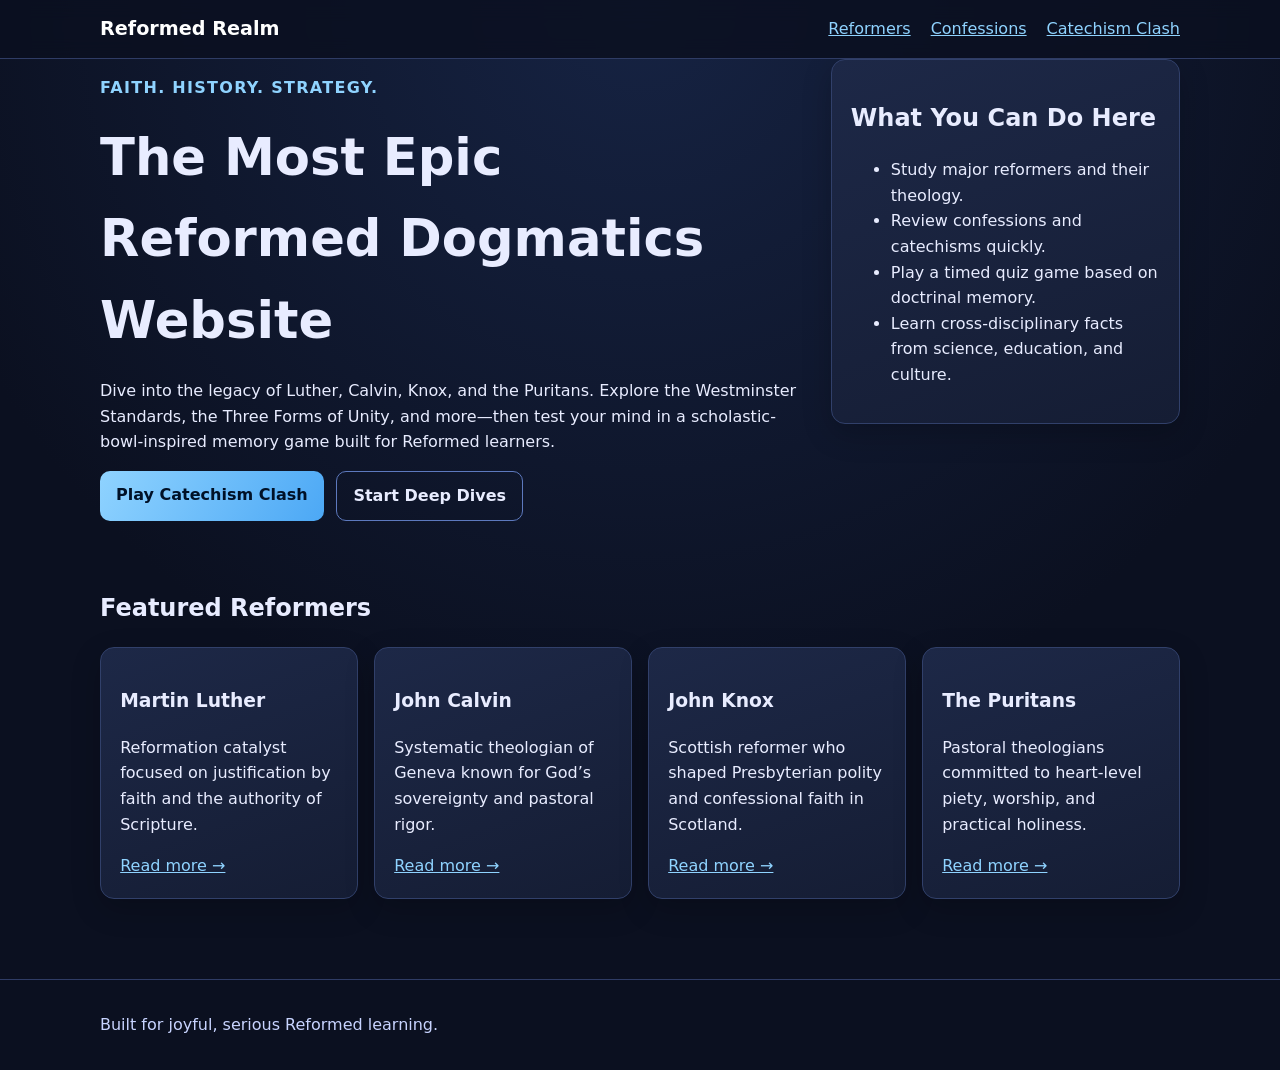
<file: index.html>
<!DOCTYPE html>
<html lang="en">
<head>
  <meta charset="UTF-8" />
  <meta name="viewport" content="width=device-width, initial-scale=1.0" />
  <title>Reformed Realm | Epic Theology + Memory Game</title>
  <link rel="stylesheet" href="styles.css" />
</head>
<body>
  <header class="site-header">
    <div class="container nav-wrap">
      <a class="brand" href="index.html">Reformed Realm</a>
      <nav>
        <ul class="nav-links">
          <li><a href="reformers.html">Reformers</a></li>
          <li><a href="confessions.html">Confessions</a></li>
          <li><a href="game.html">Catechism Clash</a></li>
        </ul>
      </nav>
    </div>
  </header>

  <main>
    <section class="hero">
      <div class="container hero-grid">
        <div>
          <p class="eyebrow">Faith. History. Strategy.</p>
          <h1>The Most Epic Reformed Dogmatics Website</h1>
          <p>
            Dive into the legacy of Luther, Calvin, Knox, and the Puritans. Explore the
            Westminster Standards, the Three Forms of Unity, and more—then test your mind
            in a scholastic-bowl-inspired memory game built for Reformed learners.
          </p>
          <div class="hero-actions">
            <a class="btn btn-primary" href="game.html">Play Catechism Clash</a>
            <a class="btn btn-secondary" href="reformers.html">Start Deep Dives</a>
          </div>
        </div>
        <aside class="hero-card">
          <h2>What You Can Do Here</h2>
          <ul>
            <li>Study major reformers and their theology.</li>
            <li>Review confessions and catechisms quickly.</li>
            <li>Play a timed quiz game based on doctrinal memory.</li>
            <li>Learn cross-disciplinary facts from science, education, and culture.</li>
          </ul>
        </aside>
      </div>
    </section>

    <section class="section container">
      <h2>Featured Reformers</h2>
      <div class="card-grid">
        <article class="card">
          <h3>Martin Luther</h3>
          <p>Reformation catalyst focused on justification by faith and the authority of Scripture.</p>
          <a href="reformers.html#luther">Read more →</a>
        </article>
        <article class="card">
          <h3>John Calvin</h3>
          <p>Systematic theologian of Geneva known for God’s sovereignty and pastoral rigor.</p>
          <a href="reformers.html#calvin">Read more →</a>
        </article>
        <article class="card">
          <h3>John Knox</h3>
          <p>Scottish reformer who shaped Presbyterian polity and confessional faith in Scotland.</p>
          <a href="reformers.html#knox">Read more →</a>
        </article>
        <article class="card">
          <h3>The Puritans</h3>
          <p>Pastoral theologians committed to heart-level piety, worship, and practical holiness.</p>
          <a href="reformers.html#puritans">Read more →</a>
        </article>
      </div>
    </section>
  </main>

  <footer class="site-footer">
    <div class="container">
      <p>Built for joyful, serious Reformed learning.</p>
    </div>
  </footer>
</body>
</html>
</file>
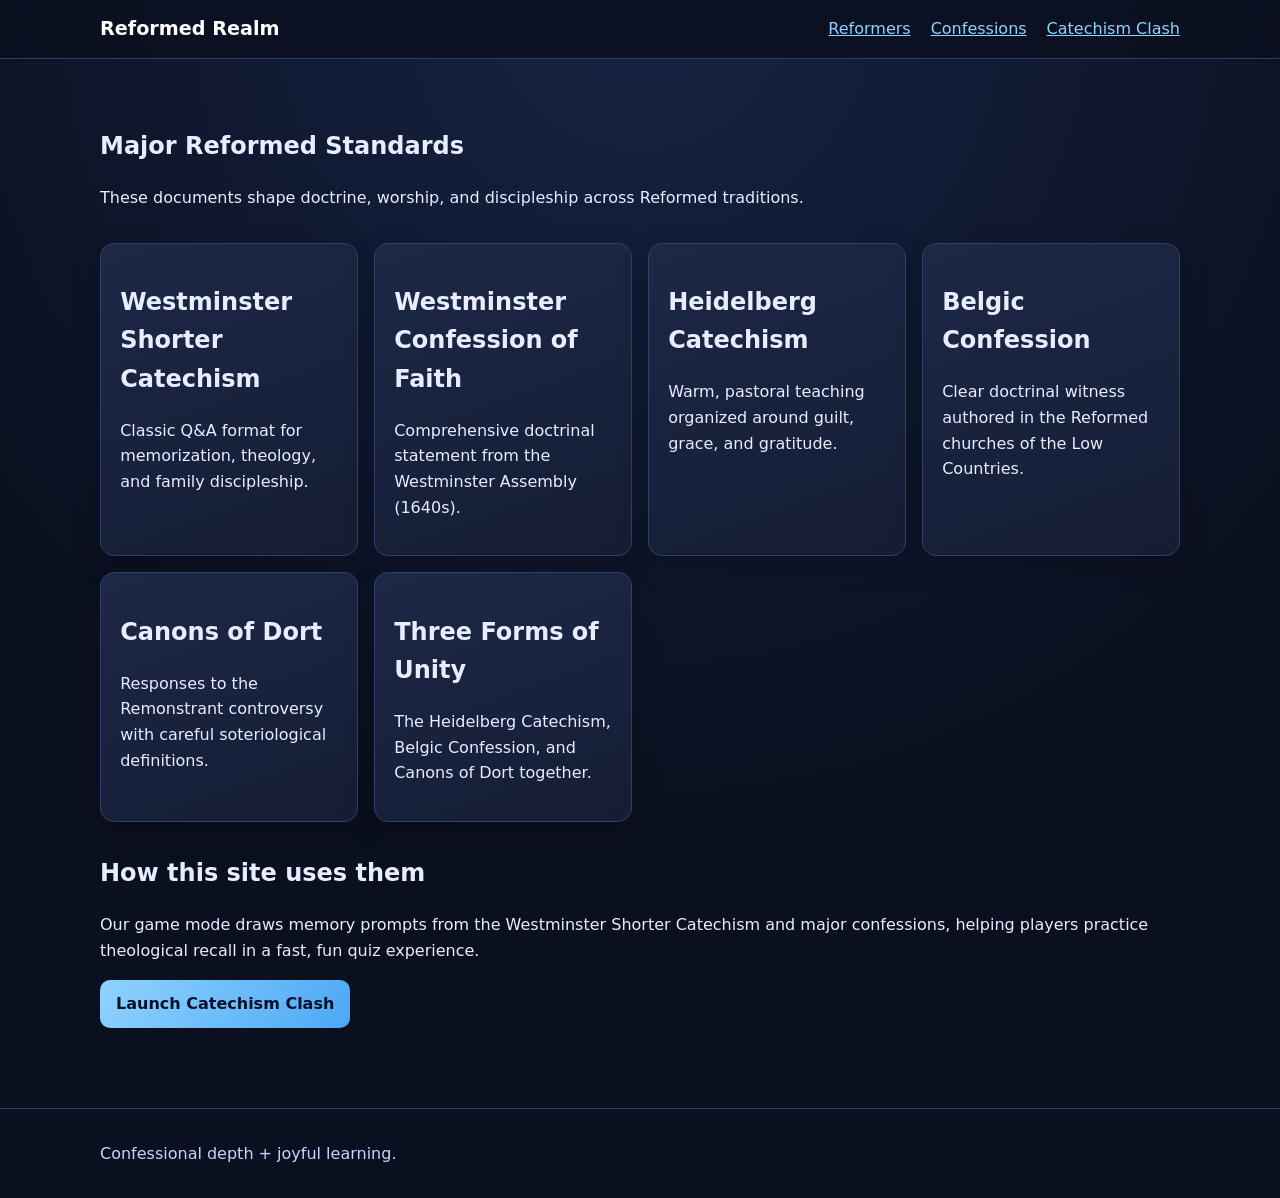
<file: confessions.html>
<!DOCTYPE html>
<html lang="en">
<head>
  <meta charset="UTF-8" />
  <meta name="viewport" content="width=device-width, initial-scale=1.0" />
  <title>Confessions & Catechisms | Reformed Realm</title>
  <link rel="stylesheet" href="styles.css" />
</head>
<body>
  <header class="site-header">
    <div class="container nav-wrap">
      <a class="brand" href="index.html">Reformed Realm</a>
      <nav>
        <ul class="nav-links">
          <li><a href="reformers.html">Reformers</a></li>
          <li><a href="confessions.html" aria-current="page">Confessions</a></li>
          <li><a href="game.html">Catechism Clash</a></li>
        </ul>
      </nav>
    </div>
  </header>

  <main class="container section stack-xl">
    <section>
      <h1>Major Reformed Standards</h1>
      <p>These documents shape doctrine, worship, and discipleship across Reformed traditions.</p>
    </section>

    <section class="card-grid">
      <article class="card">
        <h2>Westminster Shorter Catechism</h2>
        <p>Classic Q&A format for memorization, theology, and family discipleship.</p>
      </article>
      <article class="card">
        <h2>Westminster Confession of Faith</h2>
        <p>Comprehensive doctrinal statement from the Westminster Assembly (1640s).</p>
      </article>
      <article class="card">
        <h2>Heidelberg Catechism</h2>
        <p>Warm, pastoral teaching organized around guilt, grace, and gratitude.</p>
      </article>
      <article class="card">
        <h2>Belgic Confession</h2>
        <p>Clear doctrinal witness authored in the Reformed churches of the Low Countries.</p>
      </article>
      <article class="card">
        <h2>Canons of Dort</h2>
        <p>Responses to the Remonstrant controversy with careful soteriological definitions.</p>
      </article>
      <article class="card">
        <h2>Three Forms of Unity</h2>
        <p>The Heidelberg Catechism, Belgic Confession, and Canons of Dort together.</p>
      </article>
    </section>

    <section>
      <h2>How this site uses them</h2>
      <p>
        Our game mode draws memory prompts from the Westminster Shorter Catechism and major confessions,
        helping players practice theological recall in a fast, fun quiz experience.
      </p>
      <a class="btn btn-primary" href="game.html">Launch Catechism Clash</a>
    </section>
  </main>

  <footer class="site-footer">
    <div class="container">
      <p>Confessional depth + joyful learning.</p>
    </div>
  </footer>
</body>
</html>
</file>
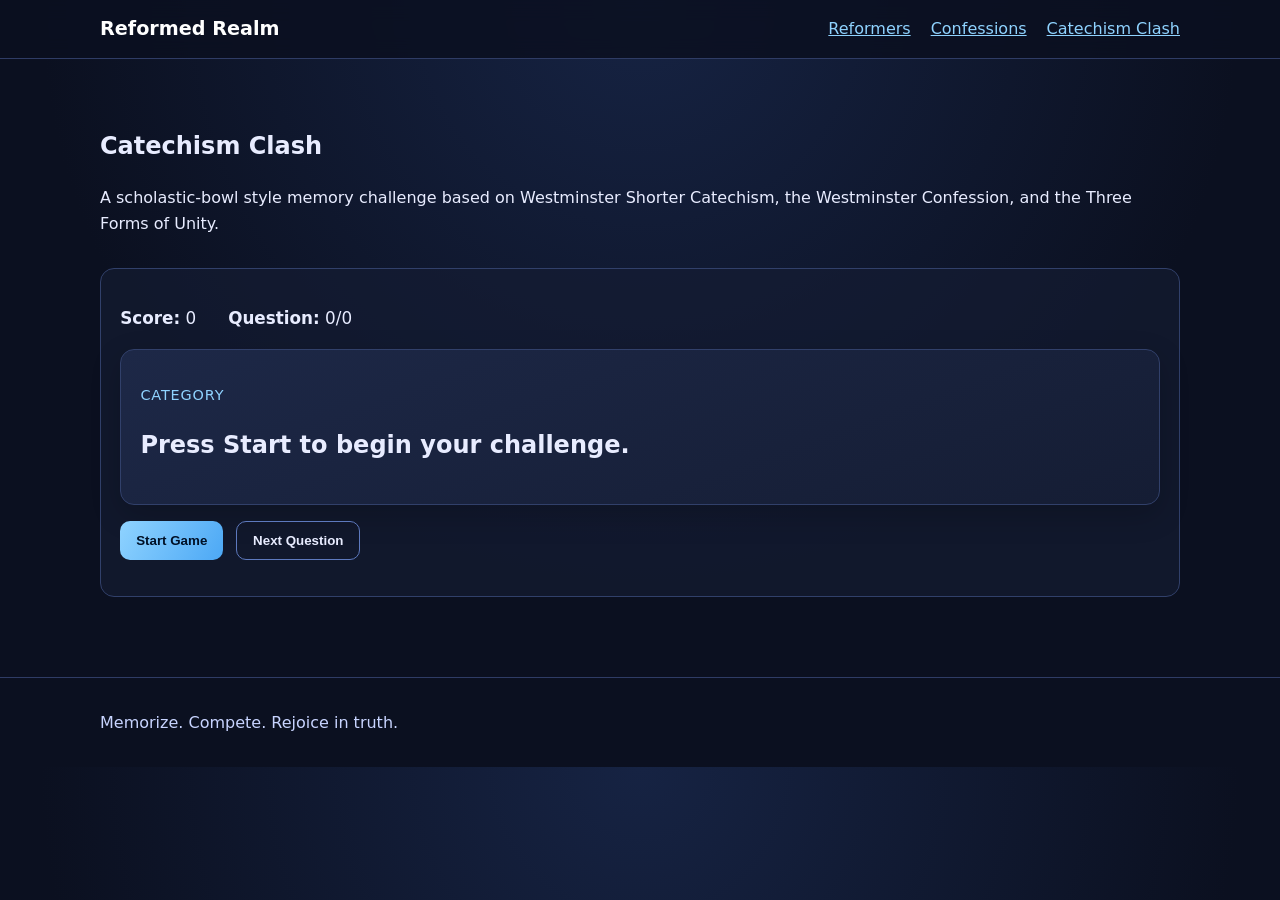
<file: game.html>
<!DOCTYPE html>
<html lang="en">
<head>
  <meta charset="UTF-8" />
  <meta name="viewport" content="width=device-width, initial-scale=1.0" />
  <title>Catechism Clash | Reformed Realm</title>
  <link rel="stylesheet" href="styles.css" />
</head>
<body>
  <header class="site-header">
    <div class="container nav-wrap">
      <a class="brand" href="index.html">Reformed Realm</a>
      <nav>
        <ul class="nav-links">
          <li><a href="reformers.html">Reformers</a></li>
          <li><a href="confessions.html">Confessions</a></li>
          <li><a href="game.html" aria-current="page">Catechism Clash</a></li>
        </ul>
      </nav>
    </div>
  </header>

  <main class="container section stack-xl">
    <section>
      <h1>Catechism Clash</h1>
      <p>
        A scholastic-bowl style memory challenge based on Westminster Shorter Catechism,
        the Westminster Confession, and the Three Forms of Unity.
      </p>
    </section>

    <section class="game-board">
      <div class="hud">
        <p><strong>Score:</strong> <span id="score">0</span></p>
        <p><strong>Question:</strong> <span id="progress">0/0</span></p>
      </div>

      <article class="question-card">
        <p class="tag" id="category">Category</p>
        <h2 id="prompt">Press Start to begin your challenge.</h2>
        <div id="choices" class="choice-list"></div>
      </article>

      <div class="game-actions">
        <button class="btn btn-primary" id="startBtn">Start Game</button>
        <button class="btn btn-secondary" id="nextBtn" disabled>Next Question</button>
      </div>

      <p id="feedback" aria-live="polite"></p>
    </section>
  </main>

  <footer class="site-footer">
    <div class="container">
      <p>Memorize. Compete. Rejoice in truth.</p>
    </div>
  </footer>

  <script src="script.js"></script>
</body>
</html>
</file>
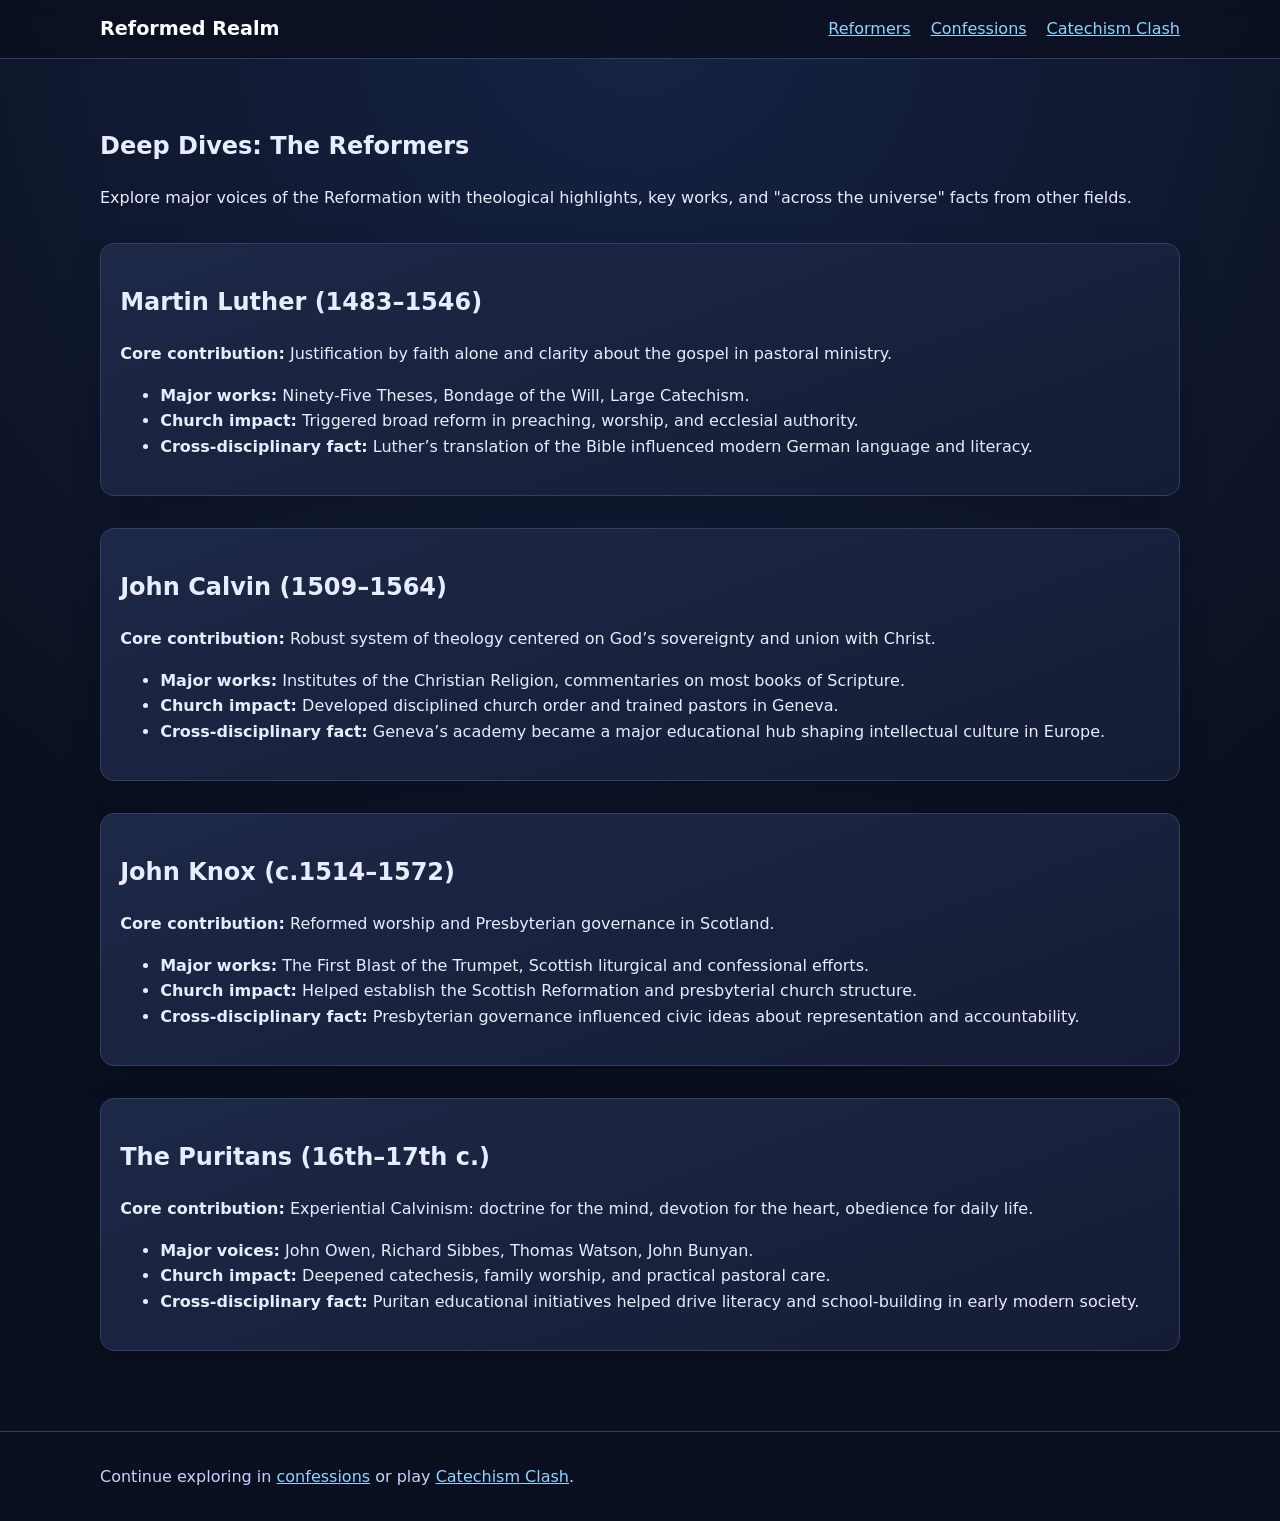
<file: reformers.html>
<!DOCTYPE html>
<html lang="en">
<head>
  <meta charset="UTF-8" />
  <meta name="viewport" content="width=device-width, initial-scale=1.0" />
  <title>Reformers Deep Dives | Reformed Realm</title>
  <link rel="stylesheet" href="styles.css" />
</head>
<body>
  <header class="site-header">
    <div class="container nav-wrap">
      <a class="brand" href="index.html">Reformed Realm</a>
      <nav>
        <ul class="nav-links">
          <li><a href="reformers.html" aria-current="page">Reformers</a></li>
          <li><a href="confessions.html">Confessions</a></li>
          <li><a href="game.html">Catechism Clash</a></li>
        </ul>
      </nav>
    </div>
  </header>

  <main class="container section stack-xl">
    <section>
      <h1>Deep Dives: The Reformers</h1>
      <p>Explore major voices of the Reformation with theological highlights, key works, and "across the universe" facts from other fields.</p>
    </section>

    <section id="luther" class="profile">
      <h2>Martin Luther (1483–1546)</h2>
      <p><strong>Core contribution:</strong> Justification by faith alone and clarity about the gospel in pastoral ministry.</p>
      <ul>
        <li><strong>Major works:</strong> Ninety-Five Theses, Bondage of the Will, Large Catechism.</li>
        <li><strong>Church impact:</strong> Triggered broad reform in preaching, worship, and ecclesial authority.</li>
        <li><strong>Cross-disciplinary fact:</strong> Luther’s translation of the Bible influenced modern German language and literacy.</li>
      </ul>
    </section>

    <section id="calvin" class="profile">
      <h2>John Calvin (1509–1564)</h2>
      <p><strong>Core contribution:</strong> Robust system of theology centered on God’s sovereignty and union with Christ.</p>
      <ul>
        <li><strong>Major works:</strong> Institutes of the Christian Religion, commentaries on most books of Scripture.</li>
        <li><strong>Church impact:</strong> Developed disciplined church order and trained pastors in Geneva.</li>
        <li><strong>Cross-disciplinary fact:</strong> Geneva’s academy became a major educational hub shaping intellectual culture in Europe.</li>
      </ul>
    </section>

    <section id="knox" class="profile">
      <h2>John Knox (c.1514–1572)</h2>
      <p><strong>Core contribution:</strong> Reformed worship and Presbyterian governance in Scotland.</p>
      <ul>
        <li><strong>Major works:</strong> The First Blast of the Trumpet, Scottish liturgical and confessional efforts.</li>
        <li><strong>Church impact:</strong> Helped establish the Scottish Reformation and presbyterial church structure.</li>
        <li><strong>Cross-disciplinary fact:</strong> Presbyterian governance influenced civic ideas about representation and accountability.</li>
      </ul>
    </section>

    <section id="puritans" class="profile">
      <h2>The Puritans (16th–17th c.)</h2>
      <p><strong>Core contribution:</strong> Experiential Calvinism: doctrine for the mind, devotion for the heart, obedience for daily life.</p>
      <ul>
        <li><strong>Major voices:</strong> John Owen, Richard Sibbes, Thomas Watson, John Bunyan.</li>
        <li><strong>Church impact:</strong> Deepened catechesis, family worship, and practical pastoral care.</li>
        <li><strong>Cross-disciplinary fact:</strong> Puritan educational initiatives helped drive literacy and school-building in early modern society.</li>
      </ul>
    </section>
  </main>

  <footer class="site-footer">
    <div class="container">
      <p>Continue exploring in <a href="confessions.html">confessions</a> or play <a href="game.html">Catechism Clash</a>.</p>
    </div>
  </footer>
</body>
</html>
</file>
<file: styles.css>
:root {
  --bg: #0b1020;
  --surface: #151d34;
  --card: #1d2847;
  --text: #e8ecff;
  --accent: #8fd3ff;
  --accent-strong: #4ca8f5;
  --success: #6fe3a5;
  --danger: #ff8f9a;
}

* { box-sizing: border-box; }

body {
  margin: 0;
  font-family: Inter, system-ui, -apple-system, Segoe UI, Roboto, sans-serif;
  background: radial-gradient(circle at top, #162343 0%, var(--bg) 60%);
  color: var(--text);
  line-height: 1.6;
}

a { color: var(--accent); }

.container {
  width: min(1080px, 92vw);
  margin: 0 auto;
}

.site-header {
  position: sticky;
  top: 0;
  background: rgba(11, 16, 32, 0.85);
  backdrop-filter: blur(10px);
  border-bottom: 1px solid #2f3c65;
}

.nav-wrap {
  display: flex;
  justify-content: space-between;
  align-items: center;
  padding: 0.85rem 0;
}

.brand {
  font-size: 1.2rem;
  font-weight: 700;
  text-decoration: none;
  color: #fff;
}

.nav-links {
  display: flex;
  list-style: none;
  gap: 1.25rem;
  margin: 0;
  padding: 0;
}

.section { padding: 3rem 0; }
.stack-xl > * + * { margin-top: 2rem; }

.hero-grid {
  display: grid;
  grid-template-columns: 2fr 1fr;
  gap: 2rem;
  align-items: start;
}

.hero h1 { font-size: clamp(2rem, 4vw, 3.4rem); margin: 0; }
.eyebrow { color: var(--accent); font-weight: 600; letter-spacing: 0.08em; text-transform: uppercase; }

.hero-card,
.card,
.question-card,
.profile {
  background: linear-gradient(160deg, var(--card), var(--surface));
  border: 1px solid #31406a;
  border-radius: 14px;
  padding: 1.2rem;
  box-shadow: 0 10px 30px rgba(0, 0, 0, 0.2);
}

.card-grid {
  display: grid;
  grid-template-columns: repeat(auto-fit, minmax(220px, 1fr));
  gap: 1rem;
}

.btn {
  border: none;
  border-radius: 10px;
  padding: 0.7rem 1rem;
  font-weight: 700;
  cursor: pointer;
  text-decoration: none;
  display: inline-block;
}

.btn-primary {
  background: linear-gradient(120deg, var(--accent), var(--accent-strong));
  color: #001127;
}

.btn-secondary {
  background: transparent;
  border: 1px solid #5d79be;
  color: var(--text);
}

.hero-actions,
.game-actions {
  display: flex;
  gap: 0.8rem;
  flex-wrap: wrap;
  margin-top: 1rem;
}

.game-board {
  background: rgba(21, 29, 52, 0.65);
  border: 1px solid #31406a;
  border-radius: 14px;
  padding: 1.2rem;
}

.hud {
  display: flex;
  gap: 2rem;
  font-size: 1.05rem;
}

.tag {
  color: var(--accent);
  text-transform: uppercase;
  letter-spacing: 0.06em;
  font-size: 0.9rem;
}

.choice-list {
  display: grid;
  gap: 0.7rem;
}

.choice-btn {
  text-align: left;
  background: #1e2c4d;
  color: var(--text);
  border: 1px solid #435c9c;
  padding: 0.7rem;
  border-radius: 10px;
  cursor: pointer;
}

.choice-btn.correct {
  border-color: var(--success);
  background: #1d4d3f;
}

.choice-btn.wrong {
  border-color: var(--danger);
  background: #542733;
}

.site-footer {
  border-top: 1px solid #2f3c65;
  margin-top: 2rem;
  padding: 1rem 0;
  color: #c8d4ff;
}

@media (max-width: 900px) {
  .hero-grid { grid-template-columns: 1fr; }
}
</file>
